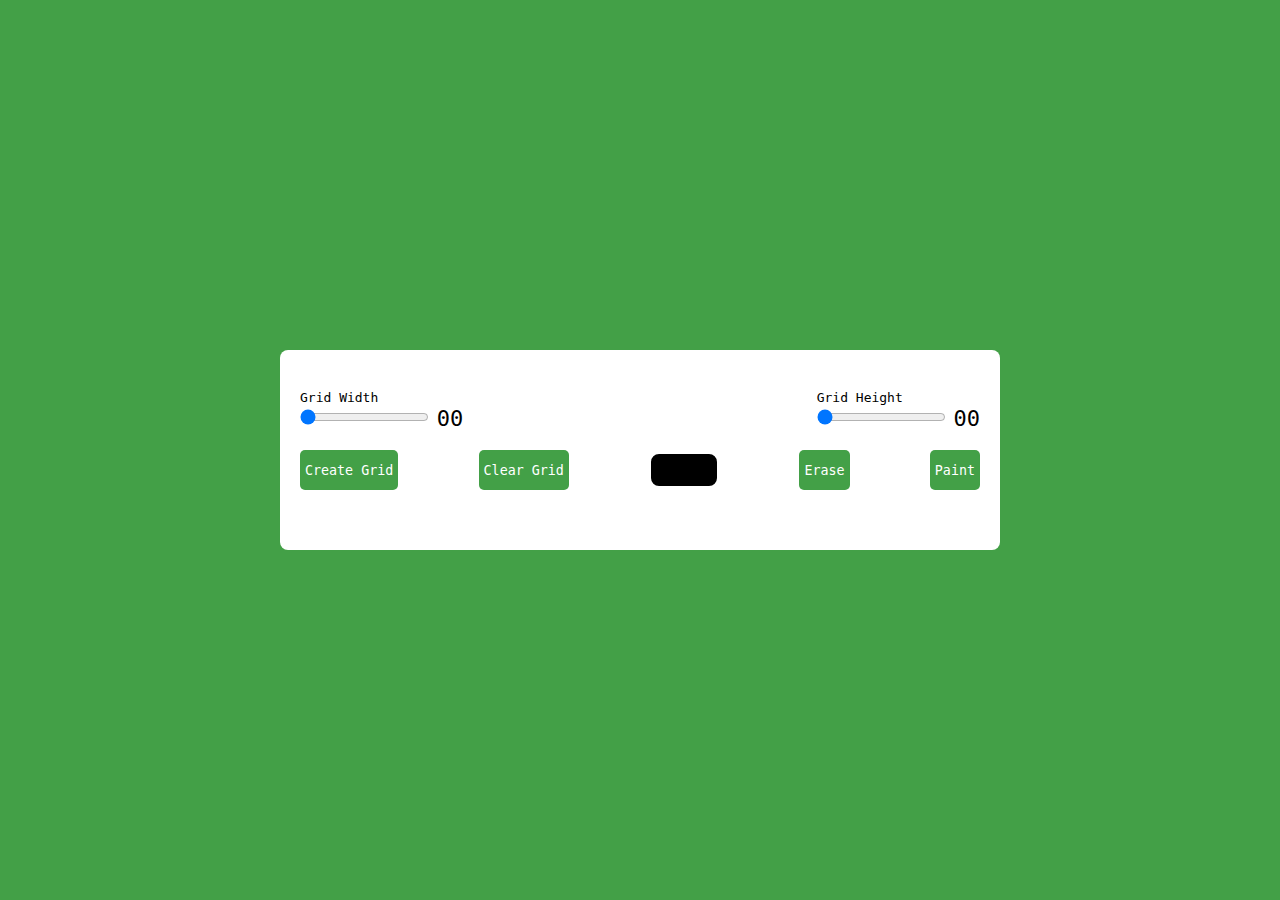
<file: #1 - PixelArt Generator/index.html>
<!DOCTYPE html>
<html lang="pt-BR">
  <head>
    <meta charset="UTF-8" />
    <meta name="viewport" content="width=device-width, initial-scale=1.0" />
    <title>#1 - Pixel Art Generator</title>
    <link rel="stylesheet" href="style.css" />
  </head>

  <body>
    <div class="wrapper">
      <div class="options">
        <div class="opt-wrapper">
          <div class="slider">
            <label for="width-range">Grid Width</label>
            <input type="range" id="width-range" min="1" max="35" />
            <span id="width-value">00</span>
          </div>
          <div class="slider">
            <label for="height-range">Grid Height</label>
            <input type="range" id="height-range" min="1" max="35" />
            <span id="height-value">00</span>
          </div>
        </div>

        <div class="opt-wrapper">
          <button id="create-grid">Create Grid</button>
          <button id="clear-grid">Clear Grid</button>
          <input type="color" id="color-input" />
          <button id="erase-btn">Erase</button>
          <button id="paint-btn">Paint</button>
        </div>
      </div>
      <div class="container"></div>
    </div>

    <script src="script.js"></script>
  </body>
</html>
</file>
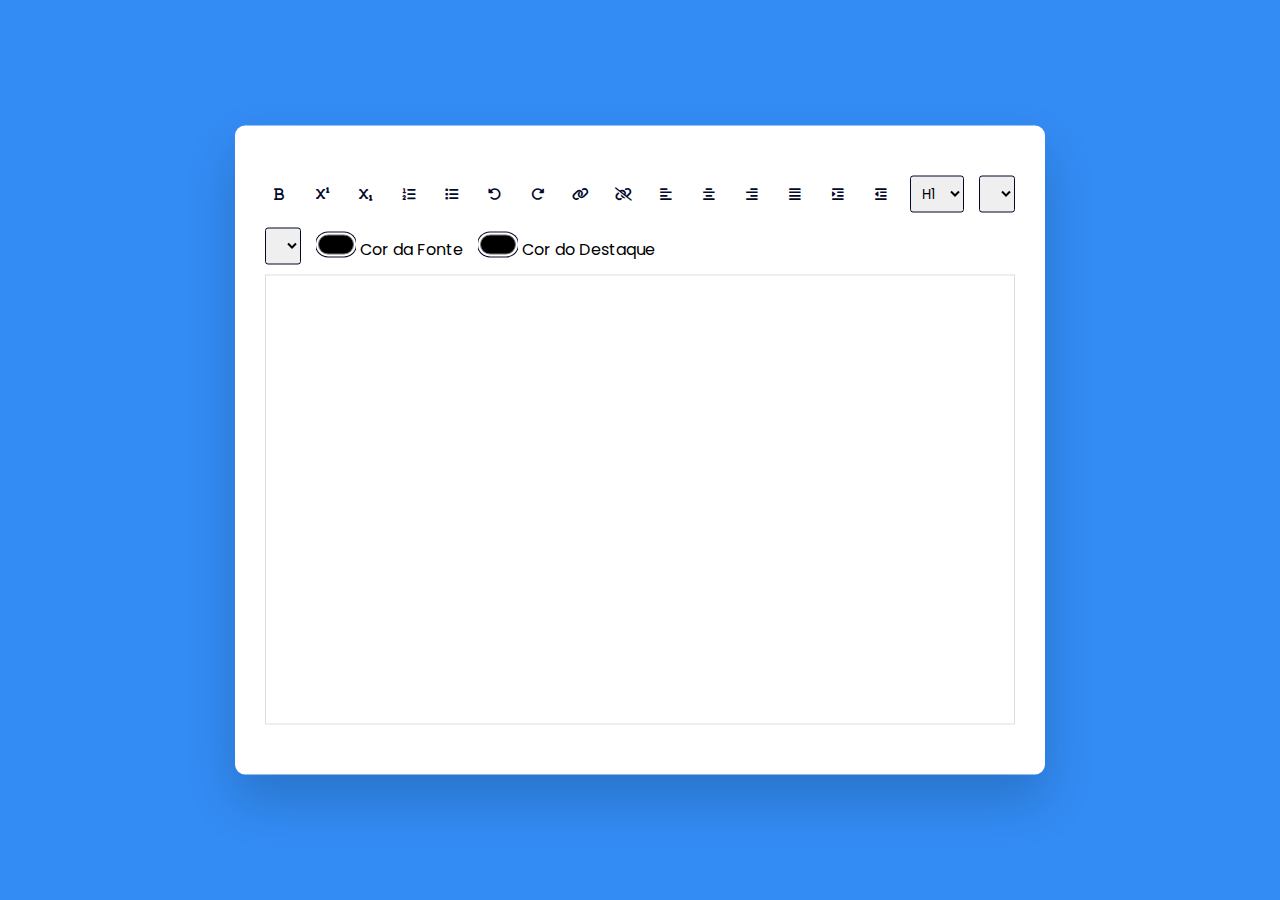
<file: #2 - Online Text Editor/index.html>
<!-- <!DOCTYPE html>
<html lang="pt-BR">
  <head>
    <meta charset="UTF-8" />
    <meta http-equiv="X-UA-Compatible" content="IE=edge" />
    <meta name="viewport" content="width=device-width, initial-scale=1.0" />
    <link
      rel="stylesheet"
      href="https://cdnjs.cloudflare.com/ajax/libs/font-awesome/6.2.1/css/all.min.css"
    />
    <link rel="stylesheet" href="style.css" />
    <title>#2 - Online Text Editor</title>
  </head>

  <body>
    <div class="container">
      <div class="options">
        <button id="bold" class="option-button format">
          <i class="fa-solid fa-bold"></i>
        </button>
        <button id="superscript" class="option-button script">
          <i class="fa-solid fa-superscript"></i>
        </button>
        <button id="subscript" class="option-button script">
          <i class="fa-solid fa-subscript"></i>
        </button>

        <button id="insertOrderedList" class="option-button">
          <div class="fa-solid fa-list-ol"></div>
        </button>
        <button id="insertUnorderedList" class="option-button">
          <i class="fa-solid fa-list"></i>
        </button>

        <button id="undo" class="option-button">
          <i class="fa-solid fa-rotate-left"></i>
        </button>
        <button id="redo" class="option-button">
          <i class="fa-solid fa-rotate-right"></i>
        </button>

        <button id="createLink" class="adv-option-button">
          <i class="fa fa-link"></i>
        </button>
        <button id="unlink" class="option-button">
          <i class="fa fa-unlink"></i>
        </button>

        <button id="justifyLeft" class="option-button align">
          <i class="fa-solid fa-align-left"></i>
        </button>
        <button id="justifyCenter" class="option-button align">
          <i class="fa-solid fa-align-center"></i>
        </button>
        <button id="justifyRight" class="option-button align">
          <i class="fa-solid fa-align-right"></i>
        </button>
        <button id="justifyFull" class="option-button align">
          <i class="fa-solid fa-align-justify"></i>
        </button>
        <button id="indent" class="option-button spacing">
          <i class="fa-solid fa-indent"></i>
        </button>
        <button id="outdent" class="option-button spacing">
          <i class="fa-solid fa-outdent"></i>
        </button>
        <select id="formatBlock" class="adv-option-button">
          <option value="H1">H1</option>
          <option value="H2">H2</option>
          <option value="H3">H3</option>
          <option value="H4">H4</option>
          <option value="H5">H5</option>
          <option value="H6">H6</option>
        </select>
        <select id="fontName" class="adv-option-button"></select>
        <select id="fontSize" class="adv-option-button"></select>

        <div class="input-wrapper">
          <input type="color" id="foreColor" class="adv-option-button" />
          <label for="foreColor">Font Color</label>
        </div>
        <div class="input-wrapper">
          <input type="color" id="backColor" class="adv-option-button" />
          <label for="backColor">Highlight Color</label>
        </div>
      </div>
      <div id="text-input" contenteditable="true"></div>
    </div>

    <script src="script.js"></script>
  </body>
</html> -->

<!DOCTYPE html>
<html lang="pt-BR">
  <head>
    <meta charset="UTF-8" />
    <meta http-equiv="X-UA-Compatible" content="IE=edge" />
    <meta name="viewport" content="width=device-width, initial-scale=1.0" />
    <link
      rel="stylesheet"
      href="https://cdnjs.cloudflare.com/ajax/libs/font-awesome/6.2.1/css/all.min.css"
    />
    <link rel="stylesheet" href="style.css" />
    <title>#2 - Editor de Texto Online</title>
  </head>

  <body>
    <div class="container">
      <div class="opcoes">
        <button id="negrito" class="opcao-botao format">
          <i class="fa-solid fa-bold"></i>
        </button>
        <button id="sobrescrito" class="opcao-botao script">
          <i class="fa-solid fa-superscript"></i>
        </button>
        <button id="subscrito" class="opcao-botao script">
          <i class="fa-solid fa-subscript"></i>
        </button>

        <button id="listaOrdenada" class="opcao-botao">
          <div class="fa-solid fa-list-ol"></div>
        </button>
        <button id="listaNaoOrdenada" class="opcao-botao">
          <i class="fa-solid fa-list"></i>
        </button>

        <button id="desfazer" class="opcao-botao">
          <i class="fa-solid fa-rotate-left"></i>
        </button>
        <button id="refazer" class="opcao-botao">
          <i class="fa-solid fa-rotate-right"></i>
        </button>

        <button id="criarLink" class="opcao-adv-botao">
          <i class="fa fa-link"></i>
        </button>
        <button id="removerLink" class="opcao-botao">
          <i class="fa fa-unlink"></i>
        </button>

        <button id="alinharEsquerda" class="opcao-botao align">
          <i class="fa-solid fa-align-left"></i>
        </button>
        <button id="alinharCentro" class="opcao-botao align">
          <i class="fa-solid fa-align-center"></i>
        </button>
        <button id="alinharDireita" class="opcao-botao align">
          <i class="fa-solid fa-align-right"></i>
        </button>
        <button id="justificar" class="opcao-botao align">
          <i class="fa-solid fa-align-justify"></i>
        </button>
        <button id="indentar" class="opcao-botao spacing">
          <i class="fa-solid fa-indent"></i>
        </button>
        <button id="recuar" class="opcao-botao spacing">
          <i class="fa-solid fa-outdent"></i>
        </button>
        <select id="formatarBloco" class="opcao-adv-botao">
          <option value="H1">H1</option>
          <option value="H2">H2</option>
          <option value="H3">H3</option>
          <option value="H4">H4</option>
          <option value="H5">H5</option>
          <option value="H6">H6</option>
        </select>
        <select id="nomeFonte" class="opcao-adv-botao"></select>
        <select id="tamanhoFonte" class="opcao-adv-botao"></select>

        <div class="input-wrapper">
          <input type="color" id="corFonte" class="opcao-adv-botao" />
          <label for="corFonte">Cor da Fonte</label>
        </div>
        <div class="input-wrapper">
          <input type="color" id="corDestaque" class="opcao-adv-botao" />
          <label for="corDestaque">Cor do Destaque</label>
        </div>
      </div>
      <div id="texto-input" contenteditable="true"></div>
    </div>

    <script src="script.js"></script>
  </body>
</html>
</file>
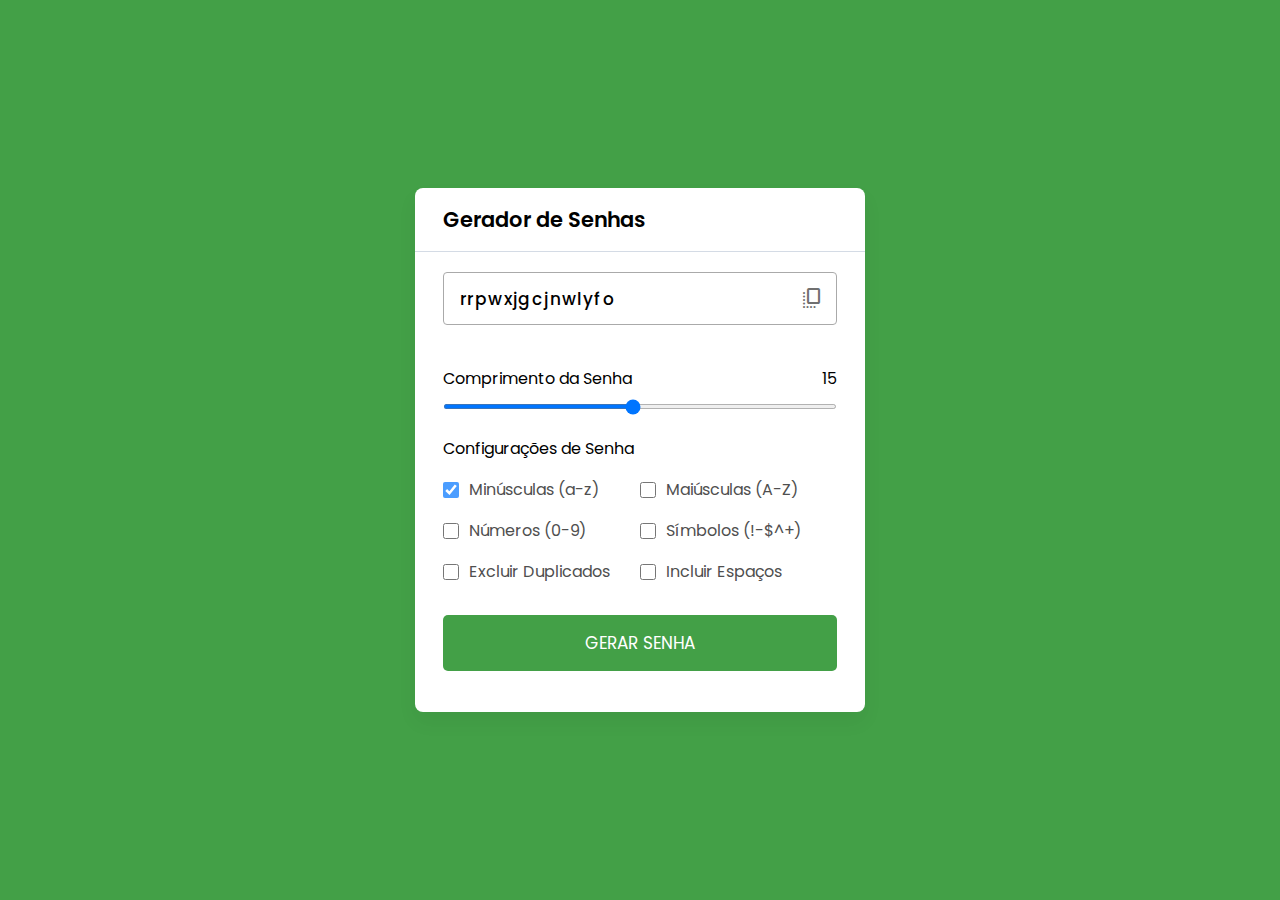
<file: #3 - Pass Generator/index.html>
<!-- <!DOCTYPE html>
<html lang="ptBR">
  <head>
    <meta charset="UTF-8" />
    <meta http-equiv="X-UA-Compatible" content="IE=edge" />
    <meta name="viewport" content="width=device-width, initial-scale=1.0" />
    <link
      href="https://fonts.googleapis.com/css2?family=Material+Symbols+Rounded"
      rel="stylesheet"
    />
    <link rel="stylesheet" href="style.css" />
    <title>#3 - Password Generator</title>
  </head>

  <body>
    <div class="container">
      <h2>Password Generator</h2>
      <div class="wrapper">
        <div class="input-box">
          <input type="text" disabled />
          <span class="material-symbols-rounded">copy_all</span>
        </div>
        <div class="pass-indicator"></div>
        <div class="pass-length">
          <div class="details">
            <label class="title">Password Length</label>
            <span></span>
          </div>
          <input type="range" min="1" max="30" value="15" step="1" />
        </div>

        <div class="pass-settings">
          <label class="title">Pass Settings</label>
          <ul class="options">
            <li class="option">
              <input type="checkbox" id="lowercase" checked />
              <label for="lowercase">Lowercase (a-z)</label>
            </li>
            <li class="option">
              <input type="checkbox" id="uppercase" />
              <label for="uppercase">Uppercase (A-Z)</label>
            </li>
            <li class="option">
              <input type="checkbox" id="numbers" />
              <label for="numbers">Numbers (0-9)</label>
            </li>
            <li class="option">
              <input type="checkbox" id="symbols" />
              <label for="symbols">Symbols (!-$^+)</label>
            </li>
            <li class="option">
              <input type="checkbox" id="exc-duplicate" />
              <label for="exc-duplicate">Exclude Duplicate</label>
            </li>
            <li class="option">
              <input type="checkbox" id="spaces" />
              <label for="spaces">Include Spaces</label>
            </li>
          </ul>
        </div>

        <button class="generate-btn">Generate Password</button>
      </div>
    </div>

    <script src="script.js"></script>
  </body>
</html>  -->

<!DOCTYPE html>
<html lang="pt-BR">
  <head>
    <meta charset="UTF-8" />
    <meta http-equiv="X-UA-Compatible" content="IE=edge" />
    <meta name="viewport" content="width=device-width, initial-scale=1.0" />
    <link
      href="https://fonts.googleapis.com/css2?family=Material+Symbols+Rounded"
      rel="stylesheet"
    />
    <link rel="stylesheet" href="style.css" />
    <title>#3 - Gerador de Senhas</title>
  </head>

  <body>
    <div class="container">
      <h2>Gerador de Senhas</h2>
      <div class="wrapper">
        <div class="input-box">
          <input type="text" disabled />
          <span class="material-symbols-rounded">copy_all</span>
        </div>
        <div class="pass-indicator"></div>
        <div class="pass-length">
          <div class="details">
            <label class="title">Comprimento da Senha</label>
            <span></span>
          </div>
          <input type="range" min="1" max="30" value="15" step="1" />
        </div>

        <div class="pass-settings">
          <label class="title">Configurações de Senha</label>
          <ul class="options">
            <li class="option">
              <input type="checkbox" id="lowercase" checked />
              <label for="lowercase">Minúsculas (a-z)</label>
            </li>
            <li class="option">
              <input type="checkbox" id="uppercase" />
              <label for="uppercase">Maiúsculas (A-Z)</label>
            </li>
            <li class="option">
              <input type="checkbox" id="numbers" />
              <label for="numbers">Números (0-9)</label>
            </li>
            <li class="option">
              <input type="checkbox" id="symbols" />
              <label for="symbols">Símbolos (!-$^+)</label>
            </li>
            <li class="option">
              <input type="checkbox" id="exc-duplicate" />
              <label for="exc-duplicate">Excluir Duplicados</label>
            </li>
            <li class="option">
              <input type="checkbox" id="spaces" />
              <label for="spaces">Incluir Espaços</label>
            </li>
          </ul>
        </div>

        <button class="generate-btn">Gerar Senha</button>
      </div>
    </div>

    <script src="script.js"></script>
  </body>
</html>
</file>
<file: #1 - PixelArt Generator/style.css>
* {
  padding: 0;
  margin: 0;
  box-sizing: border-box;
  font-family: monospace;
}

body {
  background-color: #43a047;
}

.wrapper {
  background-color: #fff;
  width: 80vmin;
  position: absolute;
  transform: translate(-50%, -50%);
  top: 50%;
  left: 50%;
  padding: 40px 20px;
  border-radius: 8px;
}

label {
  display: block;
}

span {
  position: relative;
  font-size: 22px;
  bottom: -1px;
}

.opt-wrapper {
  display: flex;
  justify-content: space-between;
  margin-bottom: 20px;
  gap: 10px;
}

button {
  background-color: #43a047;
  border: none;
  border-radius: 5px;
  padding: 5px;
  color: #fff;
}

input[type="color"] {
  -webkit-appearance: none;
  -moz-appearance: none;
  appearance: none;
  background-color: transparent;
  width: 70px;
  height: 40px;
  border: none;
  cursor: pointer;
}

input[type="color"]::-webkit-color-swatch {
  border-radius: 8px;
  border: 4px solid #000;
}

input[type="color"]::-moz-color-swatch {
  border-radius: 8px;
  border: 4px solid #000;
}

.gridCol {
  height: 1em;
  width: 1em;
  border: 1px solid #ddd;
}

.gridRow {
  display: flex;
}

@media only screen and (max-width: 768px) {
  .gridCol {
    height: 0.8em;
    width: 0.8em;
  }
}
</file>
<file: #2 - Online Text Editor/style.css>
/* @import url("https://fonts.googleapis.com/css2?family=Poppins:wght@300;400;500;600;700&display=swap");

* {
  padding: 0;
  margin: 0;
  box-sizing: border-box;
}

body {
  background-color: #338cf4;
}

.container {
  background-color: #fff;
  width: 90vmin;
  padding: 50px 30px;
  position: absolute;
  transform: translate(-50%, -50%);
  left: 50%;
  top: 50%;
  border-radius: 10px;
  box-shadow: 0 25px 50px rgba(7, 20, 35, 0.2);
}

.options {
  display: flex;
  flex-wrap: wrap;
  align-items: center;
  gap: 15px;
}

button {
  width: 28px;
  height: 28px;
  display: grid;
  place-items: center;
  border-radius: 3px;
  border: none;
  background-color: #fff;
  outline: none;
  color: #020929;
  cursor: pointer;
}

select {
  padding: 7px;
  border: 1px solid #020929;
  border-radius: 3px;
  cursor: pointer;
}

.options label,
.options select {
  font-family: "Poppins", sans-serif;
}

input[type="color"] {
  -webkit-appearance: none;
  -moz-appearance: none;
  appearance: none;
  background-color: transparent;
  width: 40px;
  height: 28px;
  border: none;
  cursor: pointer;
}

input[type="color"]::-webkit-color-swatch {
  border-radius: 15px;
  box-shadow: 0 0 0 2px #fff, 0 0 0 3px #020929;
}

input[type="color"]::-moz-color-swatch {
  border-radius: 15px;
  box-shadow: 0 0 0 2px #fff, 0 0 0 3px #020929;
}

#text-input {
  margin-top: 10px;
  border: 1px solid #ddd;
  padding: 20px;
  height: 50vh;
}

.active {
  background-color: #e0e9ff;
} */

@import url("https://fonts.googleapis.com/css2?family=Poppins:wght@300;400;500;600;700&display=swap");

* {
  padding: 0;
  margin: 0;
  box-sizing: border-box;
}

body {
  background-color: #338cf4;
}

.container {
  background-color: #fff;
  width: 90vmin;
  padding: 50px 30px;
  position: absolute;
  transform: translate(-50%, -50%);
  left: 50%;
  top: 50%;
  border-radius: 10px;
  box-shadow: 0 25px 50px rgba(7, 20, 35, 0.2);
}

.opcoes {
  display: flex;
  flex-wrap: wrap;
  align-items: center;
  gap: 15px;
}

button {
  width: 28px;
  height: 28px;
  display: grid;
  place-items: center;
  border-radius: 3px;
  border: none;
  background-color: #fff;
  outline: none;
  color: #020929;
  cursor: pointer;
}

select {
  padding: 7px;
  border: 1px solid #020929;
  border-radius: 3px;
  cursor: pointer;
}

.opcoes label,
.opcoes select {
  font-family: "Poppins", sans-serif;
}

input[type="color"] {
  -webkit-appearance: none;
  -moz-appearance: none;
  appearance: none;
  background-color: transparent;
  width: 40px;
  height: 28px;
  border: none;
  cursor: pointer;
}

input[type="color"]::-webkit-color-swatch {
  border-radius: 15px;
  box-shadow: 0 0 0 2px #fff, 0 0 0 3px #020929;
}

input[type="color"]::-moz-color-swatch {
  border-radius: 15px;
  box-shadow: 0 0 0 2px #fff, 0 0 0 3px #020929;
}

#texto-input {
  margin-top: 10px;
  border: 1px solid #ddd;
  padding: 20px;
  height: 50vh;
}

.ativo {
  background-color: #e0e9ff;
}
</file>
<file: #3 - Pass Generator/style.css>
@import url("https://fonts.googleapis.com/css2?family=Poppins:wght@400;500;600&display=swap");

* {
  margin: 0;
  padding: 0;
  box-sizing: border-box;
  font-family: "Poppins", sans-serif;
}

body {
  display: flex;
  align-items: center;
  justify-content: center;
  min-height: 100vh;
  background: #43a047;
}

.container {
  width: 450px;
  background: #fff;
  border-radius: 8px;
  box-shadow: 0 10px 20px rgba(0, 0, 0, 0.05);
}

.container h2 {
  font-weight: 600;
  font-size: 1.31rem;
  padding: 1rem 1.75rem;
  border-bottom: 1px solid #d4dbe5;
}

.wrapper {
  margin: 1.25rem 1.75rem;
}

.wrapper .input-box {
  position: relative;
}

.input-box input {
  width: 100%;
  height: 53px;
  color: #000;
  background: none;
  font-size: 1.06rem;
  font-weight: 500;
  border-radius: 4px;
  letter-spacing: 1.4px;
  border: 1px solid #aaa;
  padding: 0 2.85rem 0 1rem;
}

.input-box span {
  position: absolute;
  right: 13px;
  cursor: pointer;
  line-height: 53px;
  color: #707070;
}

.input-box span:hover {
  color: #43a047 !important;
}

.wrapper .pass-indicator {
  width: 100%;
  height: 4px;
  position: relative;
  margin-top: 0.75rem;
  border-radius: 25px;
}

.pass-indicator::before {
  position: absolute;
  content: "";
  height: 100%;
  width: 50%;
  border-radius: inherit;
  transition: width 0.3s ease;
}

.pass-indicator#weak::before {
  width: 20%;
  background: #e64a4a;
}

.pass-indicator#medium::before {
  width: 50%;
  background: #f1c80b;
}

.pass-indicator#strong::before {
  width: 100%;
  background: #43a047;
}

.wrapper .pass-length {
  margin: 1.56rem 0 1.25rem;
}

.pass-length .details {
  display: flex;
  justify-content: space-between;
}

.pass-length input {
  width: 100%;
  height: 5px;
}

.pass-settings .options {
  display: flex;
  list-style: none;
  flex-wrap: wrap;
  margin-top: 1rem;
}

.pass-settings .options .option {
  display: flex;
  align-items: center;
  margin-bottom: 1rem;
  width: calc(100% / 2);
}

.options .option:first-child {
  pointer-events: none;
}

.options .option:first-child input {
  opacity: 0.7;
}

.options .option input {
  height: 16px;
  width: 16px;
  cursor: pointer;
}

.options .option label {
  cursor: pointer;
  color: #4f4f4f;
  padding-left: 0.63rem;
}

.wrapper .generate-btn {
  width: 100%;
  color: #fff;
  border: none;
  outline: none;
  cursor: pointer;
  background: #43a047;
  font-size: 1.06rem;
  padding: 0.94rem 0;
  border-radius: 5px;
  text-transform: uppercase;
  margin: 0.94rem 0 1.3rem;
}
</file>
